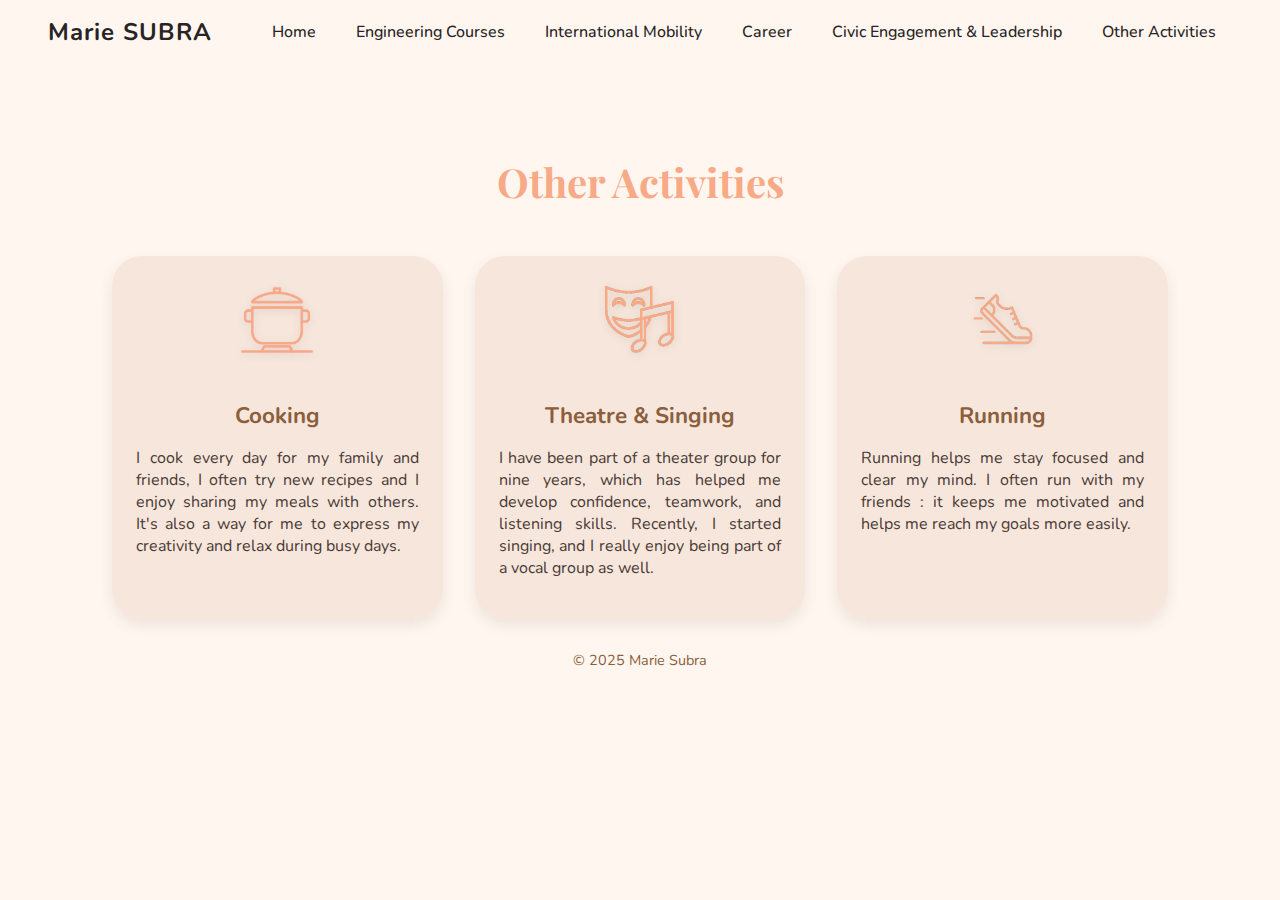
<file: activities.html>
<!DOCTYPE html>
<html lang="en">
<head>
  <meta charset="UTF-8" />
  <meta name="viewport" content="width=device-width, initial-scale=1.0" />
  <title>Marie SUBRA</title>

  <!-- Ton style CSS principal -->
  <link rel="stylesheet" href="style.css" />
  <link rel="stylesheet" href="style_activities.css" />
  
  <!-- Polices Google Fonts -->
  <link href="https://fonts.googleapis.com/css2?family=Quicksand:wght@400;500;600&family=Playfair+Display:wght@400;600&family=Poppins:wght@400;500;600&family=Raleway:wght@400;500;600&family=Nunito:wght@400;600&display=swap" rel="stylesheet">
</head>
<body>
      <!-- En-tête identique à la page Home -->
  <header>
    <div class="logo">Marie SUBRA</div>
    <nav>
      <ul>
        <li><a href="index.html">Home</a></li>
        <li><a href="engineering.html">Engineering Courses</a></li>
        <li><a href="mobility.html">International Mobility</a></li>
        <li><a href="career.html">Career</a></li>
        <li><a href="leadership.html">Civic Engagement & Leadership</a></li>
        <li><a href="activities.html">Other Activities</a></li>
      </ul>
    </nav>
  </header>
  <main class = "activities">
    <!-- ======= MAIN CONTENT ======= -->
    <h1>Other Activities</h1>
    <div class="activities-container">
        <!-- 🍳 Cooking -->
        <div class="activity-card">
            <img src="cooking.png" alt="Cooking" class="activity-logo">
            <h2>Cooking</h2>
            <p>
                I cook every day for my family and friends, I often try new recipes and I enjoy sharing my meals 
                with others. It's also a way for me to express my creativity and relax during busy days.
            </p>
        </div>

        <!-- 🎭 Theatre & Singing -->
        <div class="activity-card">
            <img src="musical.png" alt="Theatre and Singing" class="activity-logo">
            <h2>Theatre & Singing</h2>
            <p>
                I have been part of a theater group for nine years, which has helped me develop confidence, 
                teamwork, and listening skills. Recently, I started singing, and I really enjoy being part of a 
                vocal group as well.
            </p>
        </div>

        <!-- 🏃‍♀️ Running -->
        <div class="activity-card">
            <img src="running.png" alt="Running" class="activity-logo">
            <h2>Running</h2>
            <p>
                Running helps me stay focused and clear my mind. I often run with my friends :
                it keeps me motivated and helps me reach my goals more easily.
            </p>
        </div>
    </div>


    <footer>
        <p>© 2025 Marie Subra</p>
    </footer>
  </main>
</body>
</file>
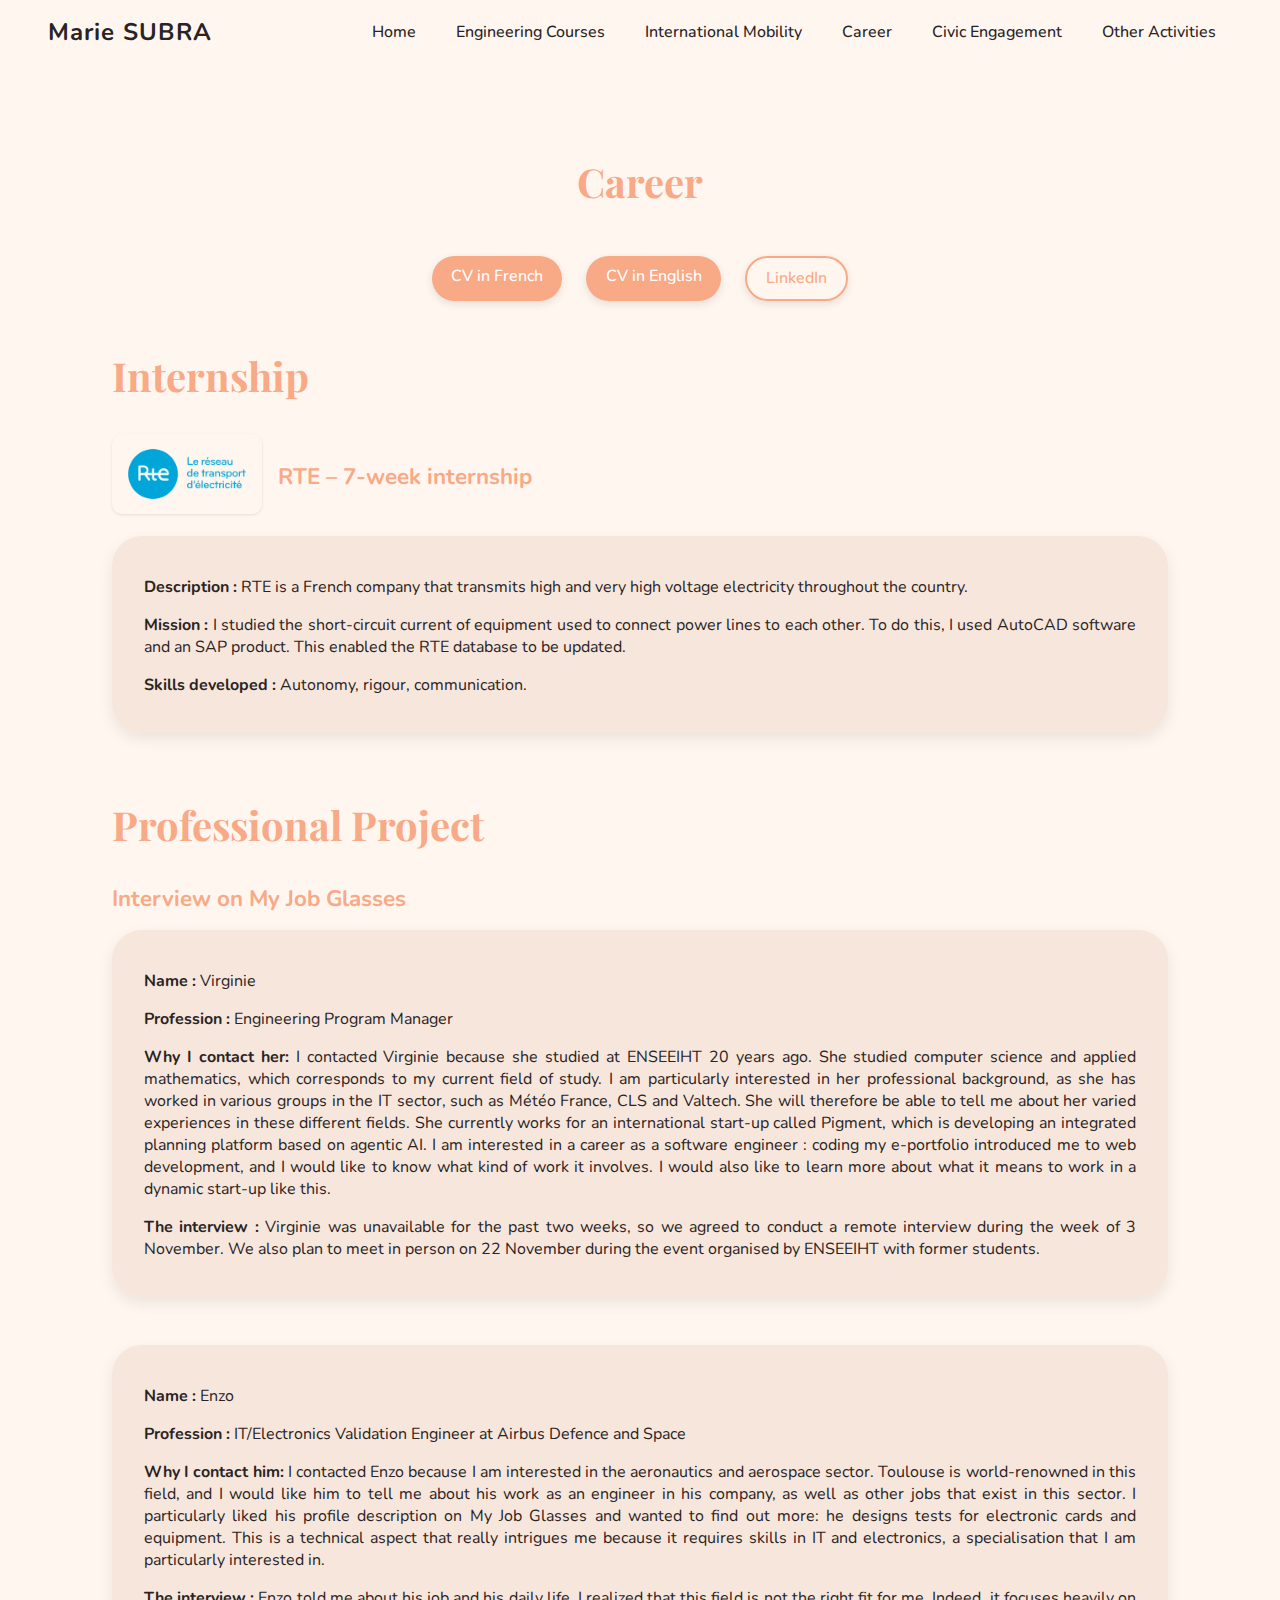
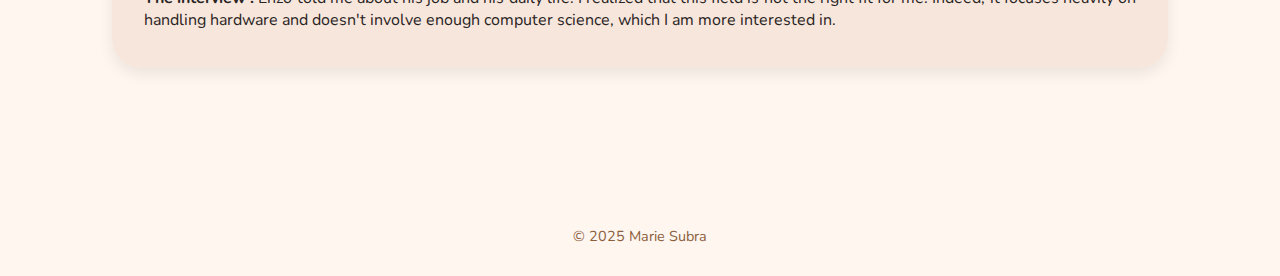
<file: career.html>
<!DOCTYPE html>
<html lang="en">
<head>
  <meta charset="UTF-8" />
  <meta name="viewport" content="width=device-width, initial-scale=1.0" />
  <title>Marie SUBRA</title>

  <!-- Ton style CSS principal -->
  <link rel="stylesheet" href="style.css" />
  <link rel="stylesheet" href="style_career.css" />

  <!-- Polices Google Fonts -->
  <link href="https://fonts.googleapis.com/css2?family=Quicksand:wght@400;500;600&family=Playfair+Display:wght@400;600&family=Poppins:wght@400;500;600&family=Raleway:wght@400;500;600&family=Nunito:wght@400;600&display=swap" rel="stylesheet">
</head>
<body>
      <!-- En-tête identique à la page Home -->
  <header>
    <div class="logo">Marie SUBRA</div>
    <nav>
      <ul>
        <li><a href="index.html">Home</a></li>
        <li><a href="engineering.html">Engineering Courses</a></li>
        <li><a href="mobility.html">International Mobility</a></li>
        <li><a href="career.html">Career</a></li>
        <li><a href="leadership.html">Civic Engagement</a></li>
        <li><a href="activities.html">Other Activities</a></li>
      </ul>
    </nav>
  </header>
  <!-- ======= MAIN CONTENT ======= -->
  <main class="career">
      <h1>Career</h1>

      <!-- Boutons CV & LinkedIn -->
      <div class="career-buttons">
          <a href="CV_FR.pdf" class="btn" target="_blank">CV in French</a>
          <a href="CV_EN.pdf" class="btn" target="_blank">CV in English</a>
          <a href="https://www.linkedin.com/in/marie-subra-392992335/"  class="btn btn-outline" target="_blank">LinkedIn</a>
      </div>

      <!-- Stages -->
      <section class="career-section">
        <h2>Internship</h2>

        <div class="internship-card">
          <!-- Haut : logo + titre -->
          <div class="internship-header">
            <div class="internship-logo">
              <img src="logo_rte.webp" alt="RTE logo">
            </div>
            <h3>RTE – 7-week internship</h3>
          </div>

          <!-- Bas : cadre avec texte -->
          <div class="internship-text card">
            <p><strong>Description :</strong> RTE is a French company that transmits high and very high voltage electricity throughout the country.</p>
            <p><strong>Mission :</strong> I studied the short-circuit current of equipment used to connect power lines to each other. To do this, I used AutoCAD software and an SAP product. This enabled the RTE database to be updated.</p>
            <p><strong>Skills developed :</strong> Autonomy, rigour, communication.</p>
          </div>
        </div>
      </section>
      

      <!-- Projet professionnel -->
      <section class="career-section">
        <h2>Professional Project</h2>

        <div class="internship-card">
          <!-- Haut : logo + titre -->
          <div class="internship-header">
            <h3>Interview on My Job Glasses</h3>
          </div>

          <!-- Bas : cadre avec texte -->
          <div class="internship-text card">
            <p><strong>Name :</strong> Virginie</p>
            <p><strong>Profession :</strong> Engineering Program Manager</p>
            <p><strong>Why I contact her:</strong> I contacted Virginie because she studied at ENSEEIHT 20 years ago. 
            She studied computer science and applied mathematics, which corresponds to my current field of study.
            I am particularly interested in her professional background, as she has worked in various groups in the 
            IT sector, such as Météo France, CLS and Valtech. She will therefore be able to tell me about her varied
            experiences in these different fields. She currently works for an international start-up called Pigment,
            which is developing an integrated planning platform based on agentic AI. I am 
            interested in a career as a software engineer : coding my e-portfolio introduced me to web development, 
            and I would like to know what kind of work it involves.
            I would also like to learn more about what it means to work in a dynamic start-up like this.
            </p>
            <p><strong>The interview :</strong> Virginie was unavailable for the past two weeks, so we agreed to 
            conduct a remote interview during the week of 3 November. We also plan to meet in person on 22 November 
            during the event organised by ENSEEIHT with former students.</p>
          </div>

          <div class="internship-text card">
            <p><strong>Name :</strong> Enzo</p>
            <p><strong>Profession :</strong> IT/Electronics Validation Engineer at Airbus Defence and Space </p>
            <p><strong>Why I contact him:</strong> I contacted Enzo because I am interested in the aeronautics and 
            aerospace sector. Toulouse is world-renowned in this field, and I would like him to tell me about his 
            work as an engineer in his company, as well as other jobs that exist in this sector. I particularly 
            liked his profile description on My Job Glasses and wanted to find out more: he designs tests for 
            electronic cards and equipment. This is a technical aspect that really intrigues me because it requires 
            skills in IT and electronics, a specialisation that I am particularly interested in.  </p>
            <p><strong>The interview :</strong> Enzo told me about his job and his daily life. I realized that this 
              field is not the right fit for me. Indeed, it focuses heavily on handling hardware and doesn't involve 
              enough computer science, which I am more interested in.</p>
          </div>          
        </div>
      </section>

  </main>

  <footer>
      <p>© 2025 Marie Subra</p>
  </footer>
</body>
</html>
</file>
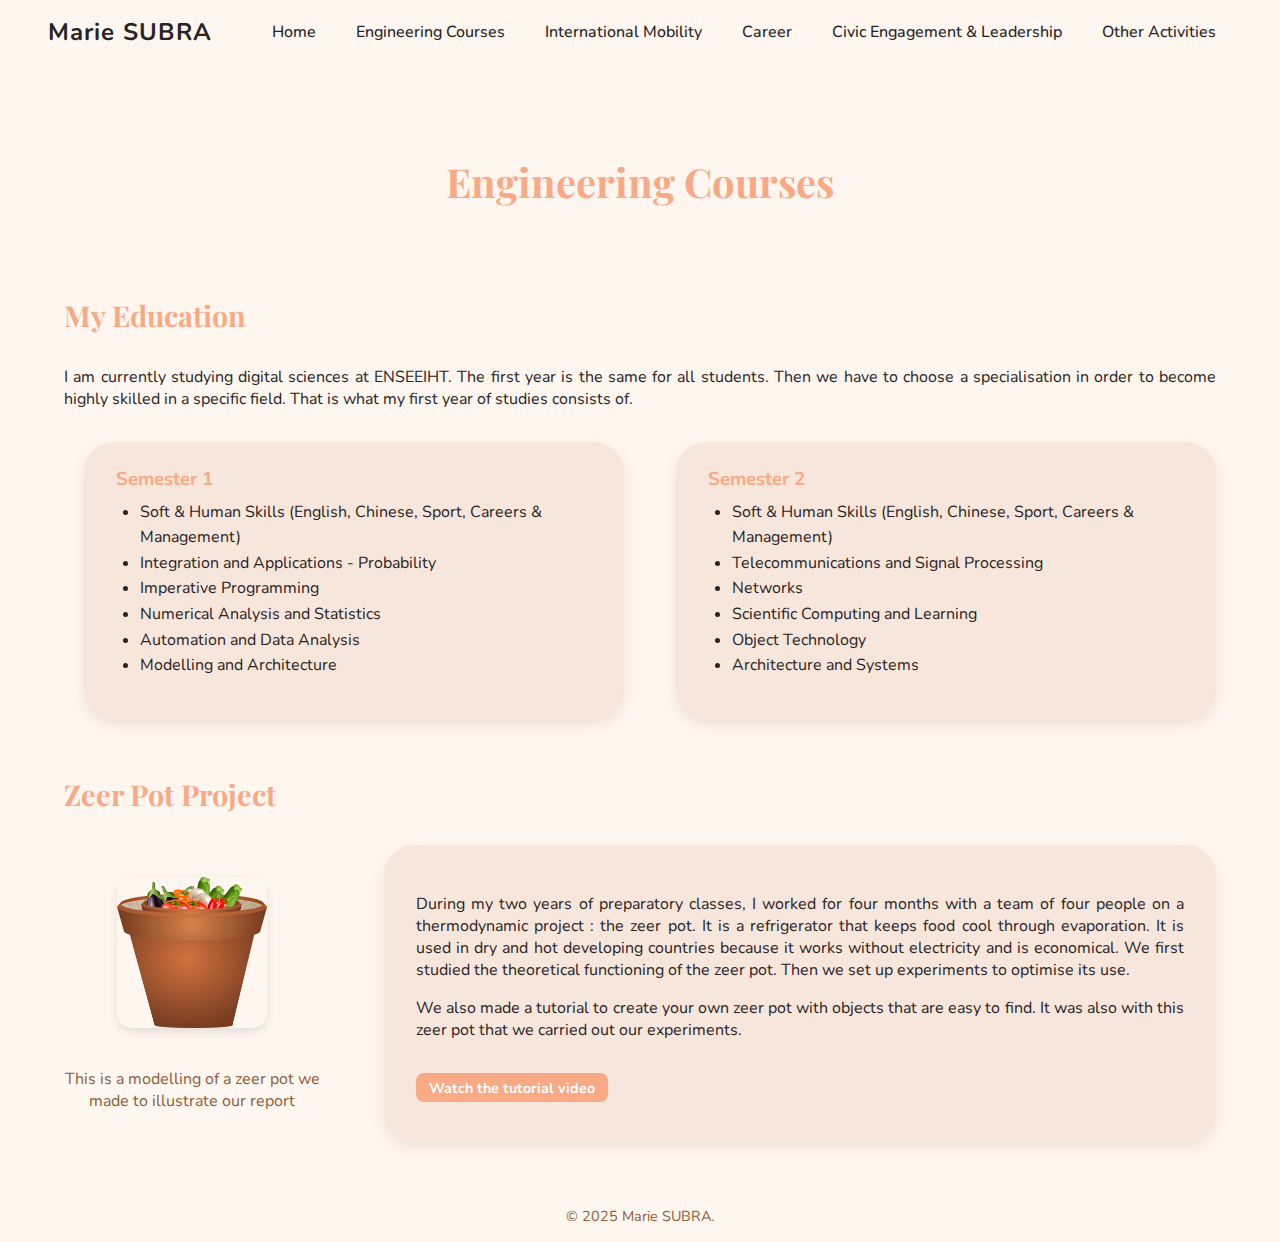
<file: engineering.html>
<!DOCTYPE html>
<html lang="en">
<head>
  <meta charset="UTF-8" />
  <meta name="viewport" content="width=device-width, initial-scale=1.0" />
  <title>Marie SUBRA</title>

  <!-- Ton style CSS principal -->
  <link rel="stylesheet" href="style.css" />
  <link rel="stylesheet" href="style_engineering.css" />

  <!-- Polices Google Fonts -->
  <link href="https://fonts.googleapis.com/css2?family=Quicksand:wght@400;500;600&family=Playfair+Display:wght@400;600&family=Poppins:wght@400;500;600&family=Raleway:wght@400;500;600&family=Nunito:wght@400;600&display=swap" rel="stylesheet">
</head>

<body>
  <!-- En-tête identique à la page Home -->
  <header>
    <div class="logo">Marie SUBRA</div>
    <nav>
      <ul>
        <li><a href="index.html">Home</a></li>
        <li><a href="engineering.html">Engineering Courses</a></li>
        <li><a href="mobility.html">International Mobility</a></li>
        <li><a href="career.html">Career</a></li>
        <li><a href="leadership.html">Civic Engagement & Leadership</a></li>
        <li><a href="activities.html">Other Activities</a></li>
      </ul>
    </nav>
  </header>
    <section class="engineering">
        <h1>Engineering Courses</h1>
    </section>
    <!-- My education -->
    <section class="education">
    <h2>My Education</h2>

    <p class="intro">
        I am currently studying digital sciences at ENSEEIHT. The first year is the same for all students.
        Then we have to choose a specialisation in order to become highly skilled in a specific field.
        That is what my first year of studies consists of.
    </p>


    <div class="semesters two-columns">
    <!-- Colonne Semestre 1 -->
        <div class="semester">
            <!--<div class="line"></div>-->
            <div class="semester-content card">
                <h3>Semester 1</h3>
                <ul>
                    <li>Soft & Human Skills (English, Chinese, Sport, Careers & Management)</li>
                    <li>Integration and Applications - Probability</li>
                    <li>Imperative Programming</li>
                    <li>Numerical Analysis and Statistics</li>
                    <li>Automation and Data Analysis</li>
                    <li>Modelling and Architecture</li>
                </ul>
            </div>
        </div>

    <!-- Colonne Semestre 2 -->
        <div class="semester">
            <!--<div class="line"></div>-->
            <div class="semester-content card">
                <h3>Semester 2</h3>
                <ul>
                    <li>Soft & Human Skills (English, Chinese, Sport, Careers & Management)</li>
                    <li>Telecommunications and Signal Processing</li>
                    <li>Networks</li>
                    <li>Scientific Computing and Learning</li>
                    <li>Object Technology</li>
                    <li>Architecture and Systems</li>
                </ul>
            </div>
        </div>
    </div>

    </section>
    <!-- zeerpot -->
    <section class="zeerpot">
        <h2>Zeer Pot Project</h2>
        <div class="zeerpot-container">
            <!-- Colonne gauche : image -->
            <div class="zeer-image">
                <img src="zeerpot.png" alt="Zeer Pot">
                <p>This is a modelling of a zeer pot we made to illustrate our report</p>
            </div>

            <!-- Barre verticale orange -->
            <div class="divider"></div>

            <!-- Colonne droite : texte -->
            <div class="zeer-text card">
                <p> </p>
                <p>During my two years of preparatory classes, I worked for four months with a team of four people on a thermodynamic project : the zeer pot. It is a refrigerator that keeps food cool through evaporation. It is used in dry and hot developing countries because it works without electricity and is economical. We first studied the theoretical functioning of the zeer pot. Then we set up experiments to optimise its use.</p>
                <p>We also made a tutorial to create your own zeer pot with objects that are easy to find. It was also with this zeer pot that we carried out our experiments. </p>
                <p><a href="https://www.youtube.com/watch?v=jQZr9aUrZ4Q" target="_blank">Watch the tutorial video</a></p>
            </div>
        </div>
    </section>
</main>
<footer>
    © 2025 Marie SUBRA.
</footer>
</body>
</html>
</file>
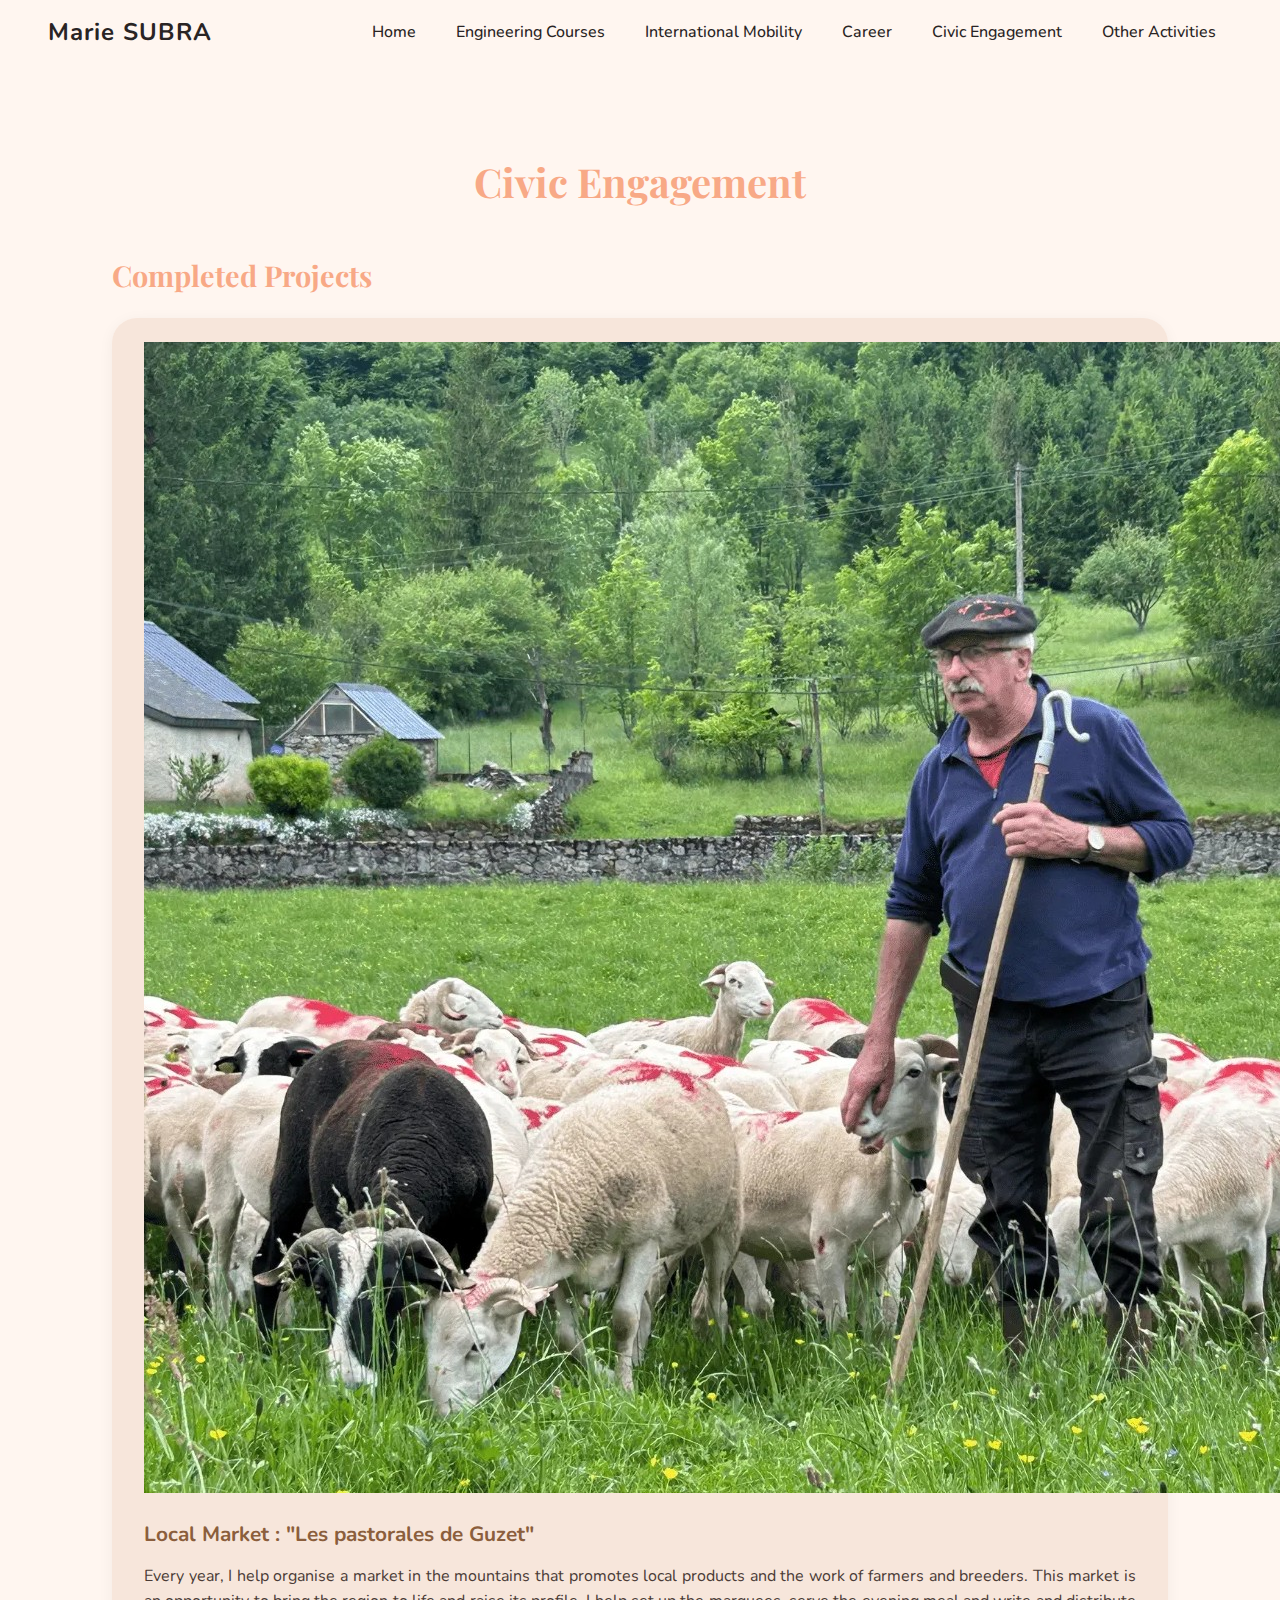
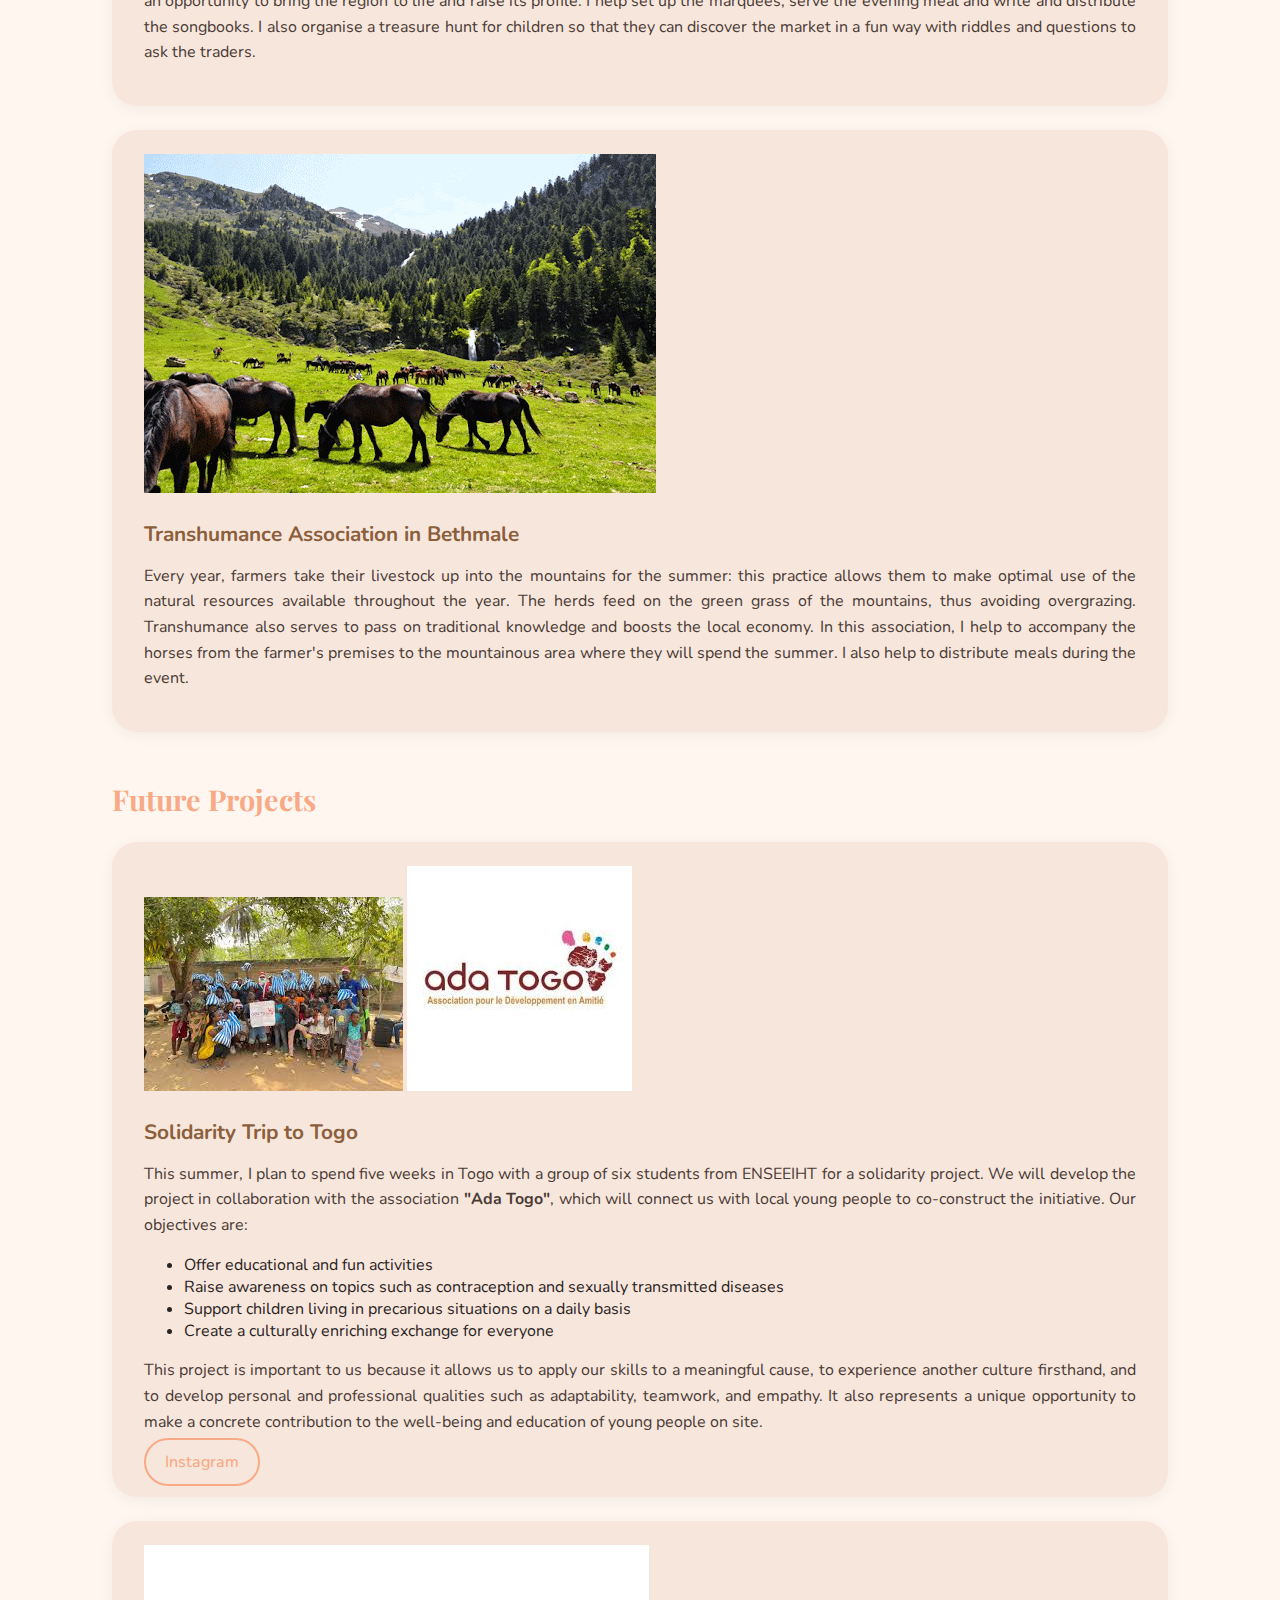
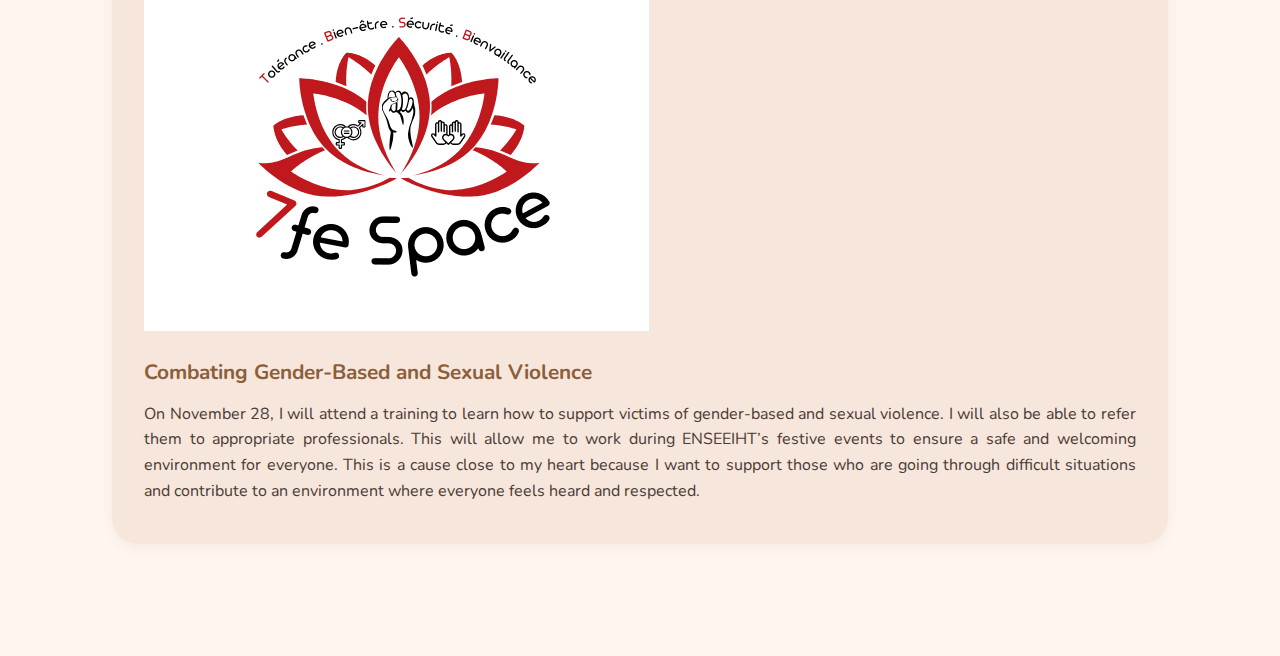
<file: leadership.html>
<!DOCTYPE html>
<html lang="en">
<head>
  <meta charset="UTF-8" />
  <meta name="viewport" content="width=device-width, initial-scale=1.0" />
  <title>Marie SUBRA</title>

  <!-- Ton style CSS principal -->
  <link rel="stylesheet" href="style.css" />
  <link rel="stylesheet" href="style_leadership.css" />

  <!-- Polices Google Fonts -->
  <link href="https://fonts.googleapis.com/css2?family=Quicksand:wght@400;500;600&family=Playfair+Display:wght@400;600&family=Poppins:wght@400;500;600&family=Raleway:wght@400;500;600&family=Nunito:wght@400;600&display=swap" rel="stylesheet">
</head>
<body>
      <!-- En-tête identique à la page Home -->
  <header>
    <div class="logo">Marie SUBRA</div>
    <nav>

      <ul class="nav-links">
        <li><a href="index.html">Home</a></li>
        <li><a href="engineering.html">Engineering Courses</a></li>
        <li><a href="mobility.html">International Mobility</a></li>
        <li><a href="career.html">Career</a></li>
        <li><a href="leadership.html">Civic Engagement</a></li>
        <li><a href="activities.html">Other Activities</a></li>
      </ul>
    </nav>

  </header>
<section class="civic">
  <h1>Civic Engagement</h1>

  <!-- ====== PROJETS EFFECTUÉS ====== -->
  <div class="civic-section">
    <h2>Completed Projects</h2>

    <div class="project-card">
      <div class="project-content">
        <!-- Image à gauche -->
        <div class="project-image">
          <img src="pastorales_image.jpg" alt="Market logo">
        </div>

        <!-- Texte à droite -->
        <div class="project-text">
          <h3>Local Market : "Les pastorales de Guzet" </h3>
          <p>
            Every year, I help organise a market in the mountains that promotes local products and the work of 
            farmers and breeders. This market is an opportunity to bring the region to life and raise its profile. 
            I help set up the marquees, serve the evening meal and write and distribute the songbooks. I also 
            organise a treasure hunt for children so that they can discover the market in a fun way with riddles 
            and questions to ask the traders. 
          </p>
        </div>
      </div>
    </div>

    <div class="project-card">
      <div class="project-content">
        <div class="project-image">
          <img src="transhumances_image.gif" alt="Horse logo">
        </div>
        <div class="project-text">
          <h3>Transhumance Association in Bethmale</h3>
          <p>
           Every year, farmers take their livestock up into the mountains for the summer: this practice allows them 
           to make optimal use of the natural resources available throughout the year. The herds feed on the green 
           grass of the mountains, thus avoiding overgrazing. Transhumance also serves to pass on traditional 
           knowledge and boosts the local economy. In this association, I help to accompany the horses from the 
           farmer's premises to the mountainous area where they will spend the summer. I also help to distribute 
           meals during the event.
          </p>
        </div>
      </div>
    </div>
  </div>
  <div class="civic-section">
    <h2>Future Projects</h2>
    <div class="project-card">
      <div class="project-content">
        <div class="project-image">
          <img src="togo_image.jpeg" alt="Togo logo">
          <img src="logo_ada.jpeg" alt="Togo logo">
        </div>
        <div class="project-text">
          <h3>Solidarity Trip to Togo</h3>
            <p>This summer, I plan to spend five weeks in Togo with a group of six students from ENSEEIHT for a solidarity project. We will develop the project in collaboration with the association <strong>"Ada Togo"</strong>, which will connect us with local young people to co-construct the initiative. Our objectives are:</p>

            <ul>
              <li>Offer educational and fun activities</li>
              <li>Raise awareness on topics such as contraception and sexually transmitted diseases</li>
              <li>Support children living in precarious situations on a daily basis</li>
              <li>Create a culturally enriching exchange for everyone</li>
            </ul>

            <p>This project is important to us because it allows us to apply our skills to a meaningful cause, to experience another culture firsthand, and to develop personal and professional qualities such as adaptability, teamwork, and empathy. It also represents a unique opportunity to make a concrete contribution to the well-being and education of young people on site.</p>
            <a href="https://www.instagram.com/projet_togo_2026?igsh=cTJoc2VqMzU0amVk" target="_blank" class="btn-outline instagram-btn">Instagram</a>
        </div>
      </div>
    </div>
     <div class="project-card">
      <div class="project-content">
        <div class="project-image">
          <img src="VSS.png" alt="Horse logo">
        </div>
        <div class="project-text">
          <h3>Combating Gender-Based and Sexual Violence</h3>
          <p>
            On November 28, I will attend a training to learn how to support victims of gender-based and sexual 
            violence. I will also be able to refer them to appropriate professionals. This will allow me to work 
            during ENSEEIHT’s festive events to ensure a safe and welcoming environment for everyone. This is a 
            cause close to my heart because I want to support those who are going through difficult situations and 
            contribute to an environment where everyone feels heard and respected.
          </p>
        </div>
      </div>
    </div>
  </div>

</section>
</body>
</file>
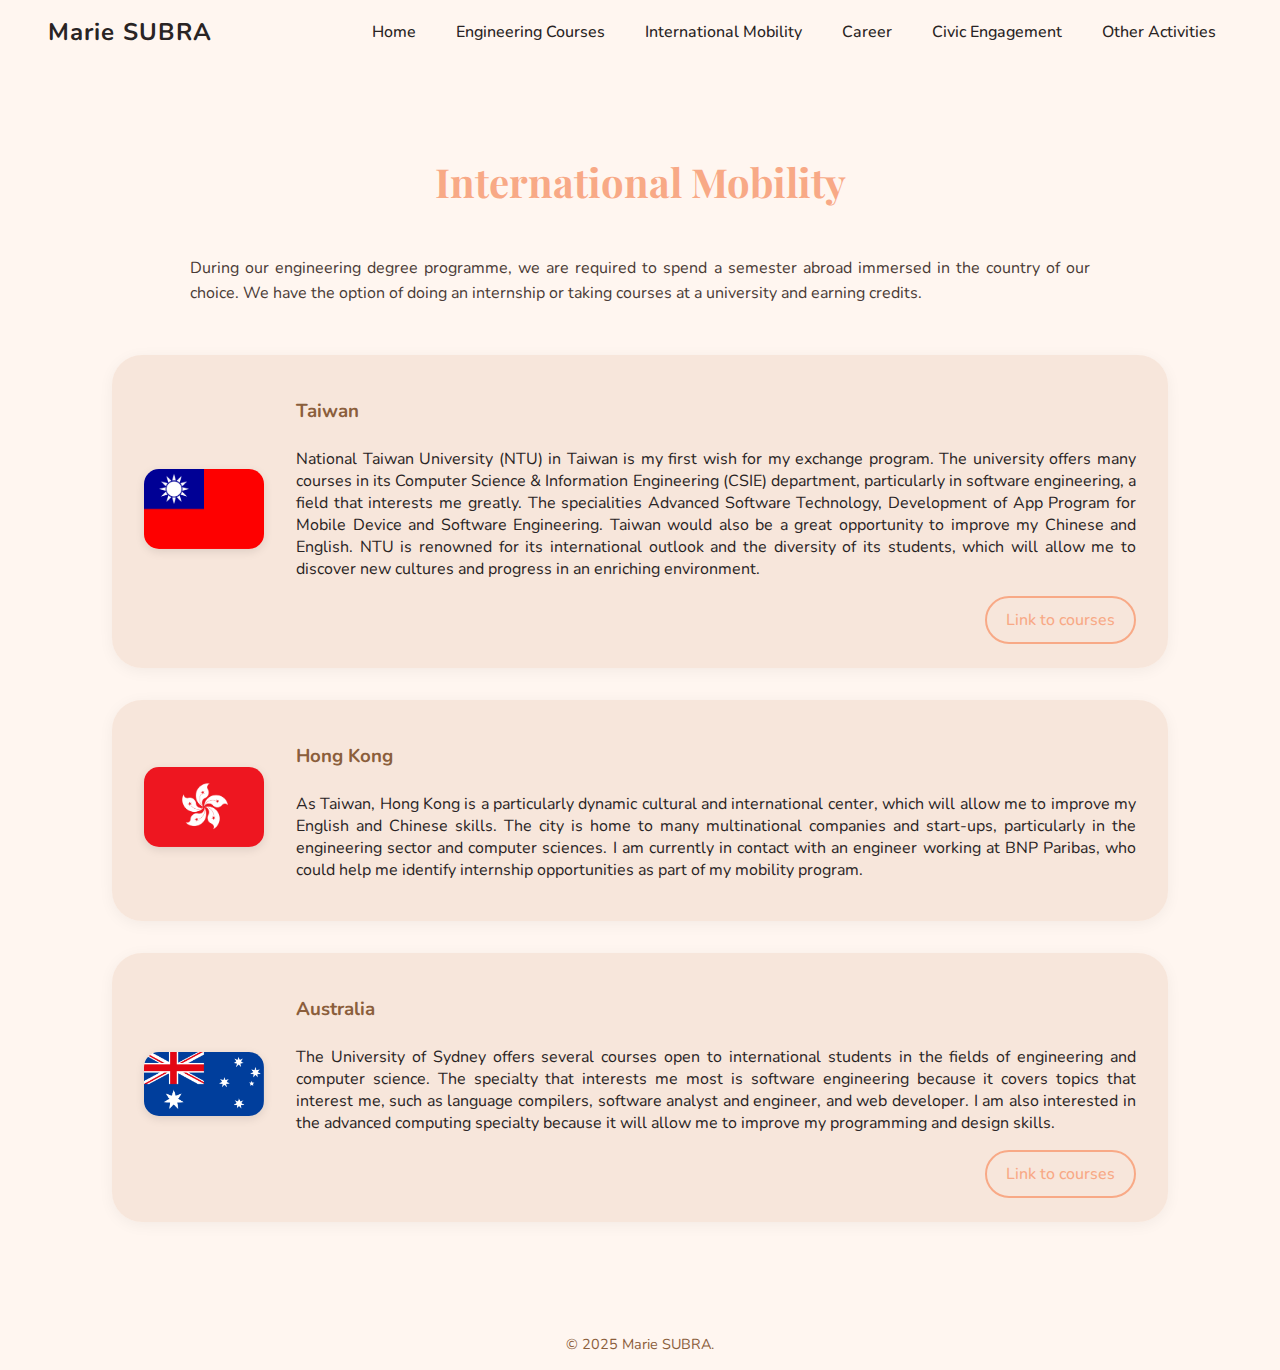
<file: mobility.html>
<!DOCTYPE html>
<html lang="en">
<head>
  <meta charset="UTF-8" />
  <meta name="viewport" content="width=device-width, initial-scale=1.0" />
  <title>Marie SUBRA</title>

  <!-- Ton style CSS principal -->
  <link rel="stylesheet" href="style.css" />
  <link rel="stylesheet" href="style_mobility.css" />  
  <!-- Polices Google Fonts -->
  <link href="https://fonts.googleapis.com/css2?family=Quicksand:wght@400;500;600&family=Playfair+Display:wght@400;600&family=Poppins:wght@400;500;600&family=Raleway:wght@400;500;600&family=Nunito:wght@400;600&display=swap" rel="stylesheet">
</head>
<body>
      <!-- En-tête identique à la page Home -->
  <header>
    <div class="logo">Marie SUBRA</div>
    <nav>
      <ul>
        <li><a href="index.html">Home</a></li>
        <li><a href="engineering.html">Engineering Courses</a></li>
        <li><a href="mobility.html">International Mobility</a></li>
        <li><a href="career.html">Career</a></li>
        <li><a href="leadership.html">Civic Engagement</a></li>
        <li><a href="activities.html">Other Activities</a></li>
      </ul>
    </nav>
  </header>

  <section class="international-mobility">
    <h1>International Mobility</h1>
    <p class = "intro">
      During our engineering degree programme, we are required to spend a semester abroad immersed in the country 
      of our choice. We have the option of doing an internship or taking courses at a university and earning credits. 
    </p>
    <div class="destination-card">
      <div class="destination-image">
        <img src="taiwan.png" alt="Taiwan flag">
      </div>
      <div class="destination-text">
        <h3>Taiwan</h3>
        <p>
          National Taiwan University (NTU) in Taiwan is my first wish for my exchange program. The university offers many 
          courses in its Computer Science & Information Engineering (CSIE) department, particularly in software 
          engineering, a field that interests me greatly. The specialities Advanced Software Technology, 
          Development of App Program for Mobile Device and Software Engineering. 
          Taiwan would also be a great opportunity to improve my Chinese and English. NTU is renowned for its 
          international outlook and the diversity of its students, which will allow me to discover new cultures and progress in an enriching environment.
        </p>
        <a href="https://www.csie.ntpu.edu.tw/en/course_bachelor.html" target="_blank" class="btn-outline site-btn">Link to courses</a>
      </div>
    </div>

    <div class="destination-card">
      <div class="destination-image">
        <img src="Hong_Kong.png" alt="Canada flag">
      </div>
      <div class="destination-text">
        <h3>Hong Kong</h3>
        <p>
          As Taiwan, Hong Kong is a particularly dynamic cultural and international center, 
          which will allow me to improve my English and Chinese skills. The city is home to many multinational 
          companies and start-ups, particularly in the engineering sector and computer sciences. I am currently in contact with an 
          engineer working at BNP Paribas, who could help me identify internship opportunities as part of my 
          mobility program.
        </p>
      </div>
    </div>

    <div class="destination-card">
      <div class="destination-image">
        <img src="australie2.png" alt="Australia flag">
      </div>
      <div class="destination-text">
        <h3>Australia</h3>
        <p>
          The University of Sydney offers several courses open to international students in the fields of 
          engineering and computer science. The specialty that interests me most is software engineering because 
          it covers topics that interest me, such as language compilers, software analyst and engineer, and web 
          developer. I am also interested in the advanced computing specialty because it will allow me to improve 
          my programming and design skills.
        </p>
        <a href="https://www.sydney.edu.au/courses/field-of-study/engineering-and-computer-science.html" target="_blank" class="btn-outline site-btn">Link to courses</a>
      </div>
    </div>
  </section>

</body>

  <!-- ================================
       PIED DE PAGE
  ================================= -->
  <footer>
    © 2025 Marie SUBRA.
  </footer>

</body>
</html>
</file>
<file: style.css>
/* ================================
       🎨 PALETTE DE COULEURS CHALEUREUSES
    ================================= */
    :root {
      --rose: #f7b6b2;
      --orange: #f8a986;
      --marron: #8b5e3c;
      --beige: #fff6f0;
      --texte: #292424;
    }

    /* ================================
       🌿 STYLE GLOBAL DU SITE
    ================================= */
    body {
      margin: 0;
      font-family: "Nunito", sans-serif; /*"Quicksand"*/
      background-color: var(--beige);
      color: var(--texte);
      padding-left: 1rem;   /* réduit l’espace à gauche */
      padding-right: 1rem;  /* réduit l’espace à droite */
    }

    /* ================================
       🌸 EN-TÊTE (header)
       Contient ton nom + barre de navigation
    ================================= */
    /*header {
      display: flex;
      justify-content: space-between;
      align-items: center;
      padding: 1rem 2rem;
      background: linear-gradient(90deg, var(--rose), var(--orange));
      color: white;
      box-shadow: 0 4px 8px rgba(0, 0, 0, 0.1);
      margin-bottom: 2rem;
    }*/
    header {
      background-color: var(--beige); /* même fond que la page */
      color: var(--texte); /* texte en noir ou presque */
      display: flex;
      justify-content: space-between;
      align-items: center;
      padding: 1rem 2rem;
    }

    /* Nom à gauche */
    .logo {
      font-size: 1.5rem;
      font-weight: bold;
      letter-spacing: 1px;
    }

    /* Liste des onglets à droite */
    nav ul {
      list-style: none;
      display: flex;
      gap: 1.5rem;
      margin: 0;
      padding: 0;
      overflow-x: auto;      /* permet le défilement horizontal si trop large */
      -webkit-overflow-scrolling: touch; /* pour un défilement fluide sur mobile */
    }

    header nav ul li {
      flex: 0 0 auto;        /* empêche les onglets de se rétrécir */
      margin-right: 1rem;
    }

    header nav ul::-webkit-scrollbar {
      display: none; /* cache la barre de défilement */
    }

    /* Liens des onglets */
    nav a {
      position: relative;
      text-decoration: none;
      color: var(--texte);
      font-weight: 500;
      transition: color 0.3s ease;
    }

    /* Effet soulignement fluide au survol */
    nav a::after {
      content: "";
      position: absolute;
      left: 0;
      bottom: -3px;
      width: 0%;
      height: 2px;
      background-color: var(--orange);
      transition: width 0.3s ease;
    }

    nav a:hover::after {
      width: 100%;
    }

    /* Effet hover (au survol de la souris) */
    nav a:hover {
      color: var(--orange);
    }


    .card {
        box-shadow: 0 6px 15px rgba(0, 0, 0, 0.08); /* cadre léger */
        padding: 1.5rem 2rem;
        background: rgba(247, 229, 217, 0.95);
        border-radius: 30px;
        margin-bottom: 2rem;
        flex: 1;
        transition: transform 0.3s, box-shadow 0.3s;
    }
    
    .card:hover {
        transform: translateY(-8px);
        box-shadow: 0 10px 20px rgba(0, 0, 0, 0.15);
    }
    /* Conteneur des boutons */
    .buttons {
      margin-top: 2rem;
      display: flex;
      gap: 1rem;
      flex-wrap: wrap;
    }

 
       /* Boutons stylés */
    .btn {
        background-color: var(--orange);
        color: white;
        padding: 0.8rem 1rem;
        border-radius: 30px;
        text-decoration: none;
        font-weight: 500;
        transition: all 0.3s ease; /* ✅ animation douce */
        box-shadow: 0 3px 8px rgba(0, 0, 0, 0.1);
    }

    .btn:hover {
      background-color: #f8b37a; /* un peu plus clair au survol */
      color: white;                    /* texte blanc au survol */
      transform: scale(1.05);
    }
    .btn-outline {
      background-color: transparent;  /* fond transparent */
      color: var(--orange);           /* texte orange */
      border: 2px solid var(--orange); /* contour orange */
      font-weight: 500;
      border-radius: 30px;
      padding: 0.7rem 1.2rem;
      text-decoration: none;
      transition: transform 0.3s, background-color 0.3s, color 0.3s;
    }

    .btn-outline:hover {
      background-color: var(--orange); /* fond orange au survol */
      color: white;                    /* texte blanc au survol */
      transform: scale(1.05);
    }

@media (max-width: 900px) {

  /* Tous les cadres principaux */
  .destination-card,
  .project-card,
  .internship-card,
  .activity-card,
  .zeerpot,
  .education,
  .career-section.card {
      padding: 0rem 0rem;  /* réduit le padding à gauche/droite */
      margin: 0 auto 1rem auto; /* réduit les marges latérales et espace en bas */
      width: 100%;        /* occupe toute la largeur disponible */
      max-width: 100%;    /* supprime les limitations */
  }

  /* Paragraphes à l'intérieur des cadres */
  .destination-text p,
  .project-text p,
  .internship-text p,
  .zeer-text p,
  .activity-card p,
  .career-section p,
  .zeerpot p,
  .education .intro {
      margin: 0 auto 0rem auto; /* centrage et espace en dessous */
      max-width: 100%;          /* texte prend toute la largeur */
      text-align: justify;
  }
    .nav-links {
      display: none;             /* cache les liens sur mobile */
      flex-direction: column;
      gap: 0rem;
  }

  .menu-toggle {
      display: block;
      font-size: 2rem;
      cursor: pointer;
      color: var(--texte);
  }

  .nav-links.active {
      display: flex;             /* affiche les onglets quand hamburger cliqué */
  }
}




    /* ================================
       🔸 PIED DE PAGE
    ================================= */
    footer {
      text-align: center;
      padding: 1rem;
      color: var(--marron);
      font-size: 0.9rem;
    }
</file>
<file: style_activities.css>
/* ======= OTHER ACTIVITIES ======= */
    .activities {
        padding: 4rem 6rem;
        text-align: center;
    }

    .activities h1 {
        color: var(--orange);
        font-family: "Playfair Display", serif;
        font-size: 2.5rem;
        margin-bottom: 3rem;
    }

    .activities-container {
      display: flex;
      justify-content: space-around; /* espace équilibré entre les 3 cartes */
      align-items: stretch;
      flex-wrap: nowrap; /* ❌ empêche le retour à la ligne */
      gap: 2rem;
      margin: 0 auto;
      max-width: 1200px; /* garde une belle mise en page centrée */
    }
    .activity-card {
        flex: 1;
        max-width: 350px; /* limite la largeur pour que tout rentre sur la ligne */
        background: rgba(247, 229, 217, 0.95);
        border-radius: 30px;
        box-shadow: 0 6px 15px rgba(0, 0, 0, 0.08);
        padding: 1.5rem;
        text-align: center;
        transition: transform 0.3s, box-shadow 0.3s;
    }


    .activity-card:hover {
        transform: translateY(-8px);
        box-shadow: 0 10px 20px rgba(0, 0, 0, 0.15);
    }

    .activity-card h2 {
        color: var(--marron);
        font-size: 1.4rem;
        margin-bottom: 0.8rem;
    }

    .activity-card p {
        color: #4a3b36;
        font-size: 1rem;
        text-align: justify;
    }
    .activity-logo {
        width: 80px;               /* taille du logo */
        height: 80px;
        object-fit: contain;       /* garde les proportions */
        margin-bottom: 1rem;
        filter: drop-shadow(0 2px 4px rgba(0, 0, 0, 0.1)); /* petit relief */
        transition: transform 0.3s ease;
    }

    .activity-logo:hover {
        transform: scale(1.1);     /* léger zoom au survol */
    }
</file>
<file: style_career.css>
/* ======= CAREER PAGE ======= */
    .career {
        padding: 4rem 6rem;
        text-align: center;
    }

    .career h1 {
        color: var(--orange);
        font-family: "Playfair Display", serif;
        font-size: 2.5rem;
        margin-bottom: 3rem;
    }


    .career-buttons {
        display: flex;
        justify-content: center;
        gap: 1.5rem;
        margin-bottom: 3rem;
    }

    .career-buttons .btn {
        padding: 0.6rem 1.2rem;
        background-color: var(--orange);
        color: white;
        text-decoration: none;
        border-radius: 8px;
        font-weight: 500;
        border-radius: 30px;
        transition: transform 0.3s, background-color 0.3s;
    }

    .career-buttons .btn:hover {
        background-color: #f8b37a; /* un peu plus clair au survol */
        transform: scale(1.05);
    }

    /* Cadres pour les sections */
    .career-section {
        text-align: justify;
        margin-bottom: 2rem;
    }

    .career-section.card {
        background: rgba(247, 229, 217, 0.95);
        padding: 1.5rem 2rem;
        border-radius: 30px;
        box-shadow: 0 3px 15px rgba(0, 0, 0, 0.05);
    }

    .career-section h2 {
        color: var(--orange);
        font-family: "Playfair Display", serif;
        margin-bottom: 2rem;
        font-size: 2.5rem;
    }

    /* Bouton LinkedIn externe (outline) */
    .career-buttons .btn.btn-outline {
        background-color: transparent;  /* fond transparent */
        color: var(--orange);           /* texte orange */
        border: 2px solid var(--orange); /* contour orange */
        font-weight: 500;
        border-radius: 30px;
        transition: transform 0.3s, background-color 0.3s, color 0.3s;
    }

    .career-buttons .btn.btn-outline:hover {
        background-color: var(--orange); /* fond orange au survol */
        color: white; /* texte blanc au survol */
        transform: scale(1.05);
    }
 /* Stage individuel dans Career */
    .internship-card {
      display: flex;
      flex-direction: column; /* logo+titre en haut, texte en dessous */
      align-items: flex-start;
      gap: 1rem;
      margin-top: 2rem;
      flex-wrap: wrap; /* pour responsive sur petit écran */
    }

    /* Logo + titre côte à côte */
    .internship-header {
      display: flex;
      align-items: center;
      gap: 1rem;
    }

    .internship-logo img {
        width: 150px;
        height: 5rem;
        object-fit: contain;
        border-radius: 10px;
        box-shadow: 0 1px 3px rgba(0,0,0,0.1);
    }
    /* Titre */
    .internship-header h3 {
      color: var(--orange);
      font-size: 1.4rem;
      margin: 0;
    }
    .internship-text .card {
        background: rgba(247, 229, 217, 0.95);
        padding: 1.5rem;
        border-radius: 20px;
        box-shadow: 0 3px 15px rgba(0, 0, 0, 0.05);
        text-align: justify;
        width: 100%;
    }

    .internship-text {
        flex: 1;
        text-align: justify;
    }

    .internship-text h3 {
        color: var(--orange);
        margin-bottom: 0.8rem; /* plus d’espace avant le cadre */
        font-size: 1.4rem;
    }

    .internship-text p {
        margin-bottom: 0.8rem;
    }

    .job-image {
        display: block;
        width: 100%;
        max-width: 400px;   /* limite la taille de la photo */
        margin: 1rem auto 0 auto; /* centre l’image et espace au-dessus */
        border-radius: 15px;
        box-shadow: 0 4px 12px rgba(0, 0, 0, 0.1);
        object-fit: cover;
        transition: transform 0.3s ease;
    }

    .job-image:hover {
        transform: scale(1.03); /* petit zoom au survol */
    }
</file>
<file: style_engineering.css>
/* ================================
    🎓 PAGE - ENGINEERING COURSES
    ================================ */

    .engineering {
        padding: 4rem 3rem;
        text-align: center;
    }

    .engineering h1 {
        color: var(--orange);
        font-family: "Playfair Display", serif;
        font-size: 2.5rem;
        margin-bottom: 0rem;
    }

    .education, .zeerpot {
        /*box-shadow: 0 3px 15px rgba(0, 0, 0, 0.05); /* ombre subtile */
        padding: 0rem 3rem;
        /*background: rgba(247, 229, 217, 0.95); */
        border-radius: 50px;
        margin-bottom: 1rem; /* espace avec la section suivante */

    }

    
    .education h2, .zeerpot h2 {
        font-family: "Playfair Display", serif;
        font-size: 1.8rem;
        color: var(--orange);
        margin-bottom: 2rem;
    }

    .education .intro {
        max-width: 100%;
        margin-bottom: 2rem;
        text-align: justify;
    }

    .semesters {
        display: flex;
        justify-content: space-between;
        flex-wrap: wrap;
        gap: 2rem;
    }

    .semester {
        flex: 1;
        min-width: 300px;
    }

    .semester h3 {
        color: var(--orange);
        margin-bottom: 0.5rem;
    }

    .semester ul {
        list-style-type: disc;
        padding-left: 1.5rem;
        line-height: 1.6;
    }

    /* Zeer pot section */
    .zeer-content {
        display: flex;
        align-items: center;
        flex-wrap: wrap;
        gap: 2rem;
        margin-top: 1rem;
    }
    .zeerpot p:first-of-type {
        max-width: 100%;
        text-align: center;
        margin-bottom: 1.5rem;
    }

    .zeer-image {
        flex: 1;
        display: flex;
        flex-direction: column; /* empile image + texte verticalement */
        align-items: center;    /* centre horizontalement image + texte */
        text-align: center;     /* centre le texte multi-lignes */
    }
    .zeer-text {
        flex: 3; /* prend deux tiers de l’espace restant */
        text-align: justify;
     }

    .zeer-text a {
        display: inline-block;          /* pour pouvoir ajouter padding et margin */
        padding: 0.3rem 0.8rem;         /* réduit la taille du bouton */
        background-color: var(--orange);
        color: white;
        border-radius: 8px;
        font-size: 0.9rem;              /* texte un peu plus petit */
        font-weight: bold;
        text-decoration: none;
        margin-top: 1rem;
        margin-left: auto;               /* pousse le bouton vers la droite */
        transition: 0.3s;
    }

    .zeer-text a:hover {
        background-color: #f8b37a; /* un orange légèrement plus clair au survol */
        transform: scale(1.05);
    }

    .zeer-image img {
        width: 100%;
        max-width: 150px;
        border-radius: 15px;
        box-shadow: 0 4px 10px rgba(0, 0, 0, 0.1);
        transition: transform 0.3s;
        margin : 2rem;
        margin-bottom: 2rem; /* espace entre image et texte */
    }

    .zeer-image img:hover {
        transform: scale(1.05);
    }
    .zeer-video {
        flex: 1;
    }

    .zeer-video .btn {
        display: inline-block;
        margin-top: 1rem;
    }
    .zeerpot-container {
        display: flex;
        flex-wrap: wrap; /* pour que ça reste responsive */
        gap: 2rem;       /* espace entre image, barre et texte */
        align-items: flex-start;
    }

    .zeer-image p {
        margin: 0.5rem 0 0 0;  /* espace entre image et texte, supprime marge par défaut */
        text-align: center;
        color: var(--marron);
    }

    .zeer-text p {
        margin-bottom: 1rem;
        text-align: justify;
    }

    .semesters.two-columns {
        display: flex;
        gap: 2rem; /* espace entre les colonnes */
    }

    .semester {
        flex: 1; /* chaque semestre prend la moitié de la largeur */
        position: relative;
        padding-left: 20px; /* espace pour la ligne */
    }

    .semester .line {
        position: absolute;
        left: 0;
        top: 0;
        width: 3px;
        height: 100%;
        background-color: var(--orange);
    }

    .semester-content h3 {
        margin-top: 0;
        color: var(--orange);
    }

    .semester-content ul {
        margin-top: 0.5rem;
        padding-left: 1.5rem;
        line-height: 1.6;
    }
</file>
<file: style_leadership.css>
/* ======= CIVIC ENGAGEMENT & LEADERSHIP ======= */
.civic {
  padding: 4rem 6rem;
  text-align: center;
}

.civic h1 {
  color: var(--orange);
  font-family: "Playfair Display", serif;
  font-size: 2.5rem;
  margin-bottom: 3rem;
}

.civic-section {
  margin-bottom: 3rem;
}

.civic-section h2 {
  color: var(--orange);
  font-family: "Playfair Display", serif;
  font-size: 1.8rem;
  margin-bottom: 1.5rem;
  text-align: left;
}

/* Carte de projet */
.project-card {
  background: rgba(247, 229, 217, 0.95);
  padding: 1.5rem 2rem;
  border-radius: 25px;
  box-shadow: 0 3px 15px rgba(0, 0, 0, 0.05);
  margin-bottom: 1.5rem;
  text-align: justify;
  transition: transform 0.3s ease, box-shadow 0.3s ease;
}

.project-card:hover {
  transform: translateY(-5px);
  box-shadow: 0 6px 20px rgba(0, 0, 0, 0.1);
}

.project-card h3 {
  color: var(--marron);
  margin-bottom: 0.6rem;
  font-size: 1.3rem;
}

.project-card p {
  color: #4a3b36;
  line-height: 1.6;
}
</file>
<file: style_mobility.css>
.international-mobility {
  padding: 4rem 6rem;
  text-align: center;
}

.international-mobility h1 {
  color: var(--orange);
  font-family: "Playfair Display", serif;
  font-size: 2.5rem;
  margin-bottom: 3rem;
}

.destination-card {
  display: flex;
  align-items: flex-start;
  gap: 2rem;
  margin-bottom: 2rem;
  background: rgba(247, 229, 217, 0.95);
  padding: 1.5rem 2rem;
  border-radius: 30px;
  box-shadow: 0 3px 15px rgba(0,0,0,0.05);
  flex-wrap: wrap; /* responsive */
  transition: transform 0.3s, box-shadow 0.3s;
  align-items: center;
}

.destination-card:hover {
     transform: translateY(-8px);
     box-shadow: 0 10px 20px rgba(0, 0, 0, 0.15);
}

.destination-image img {
  width: 120px;
  height: auto;
  border-radius: 15px;
  box-shadow: 0 3px 10px rgba(0,0,0,0.1);
}

.destination-text {
  flex: 1;
  text-align: justify;
  display: flex;                 /* active le flexbox */
  flex-direction: column;        /* empile les éléments verticalement */
  justify-content: space-between;/* pousse le bouton vers le bas */
}

.destination-text h3 {
  color: var(--marron);
  margin-bottom: 0.5rem;
}
.international-mobility .intro {
  text-align: justify;       /* aligne le texte des deux côtés */
  max-width: 900px;          /* limite la largeur pour un rendu élégant */
  margin: 0 auto 3rem auto;  /* centre le paragraphe et ajoute de l'espace dessous */
  line-height: 1.6;          /* améliore la lisibilité */
  color: #4a3b36;            /* cohérence avec le texte général */
}

.site-btn {
  align-self: flex-end;   /* place le bouton à droite */
  margin-top: 0rem;       /* petit espace au-dessus */
}
</file>
